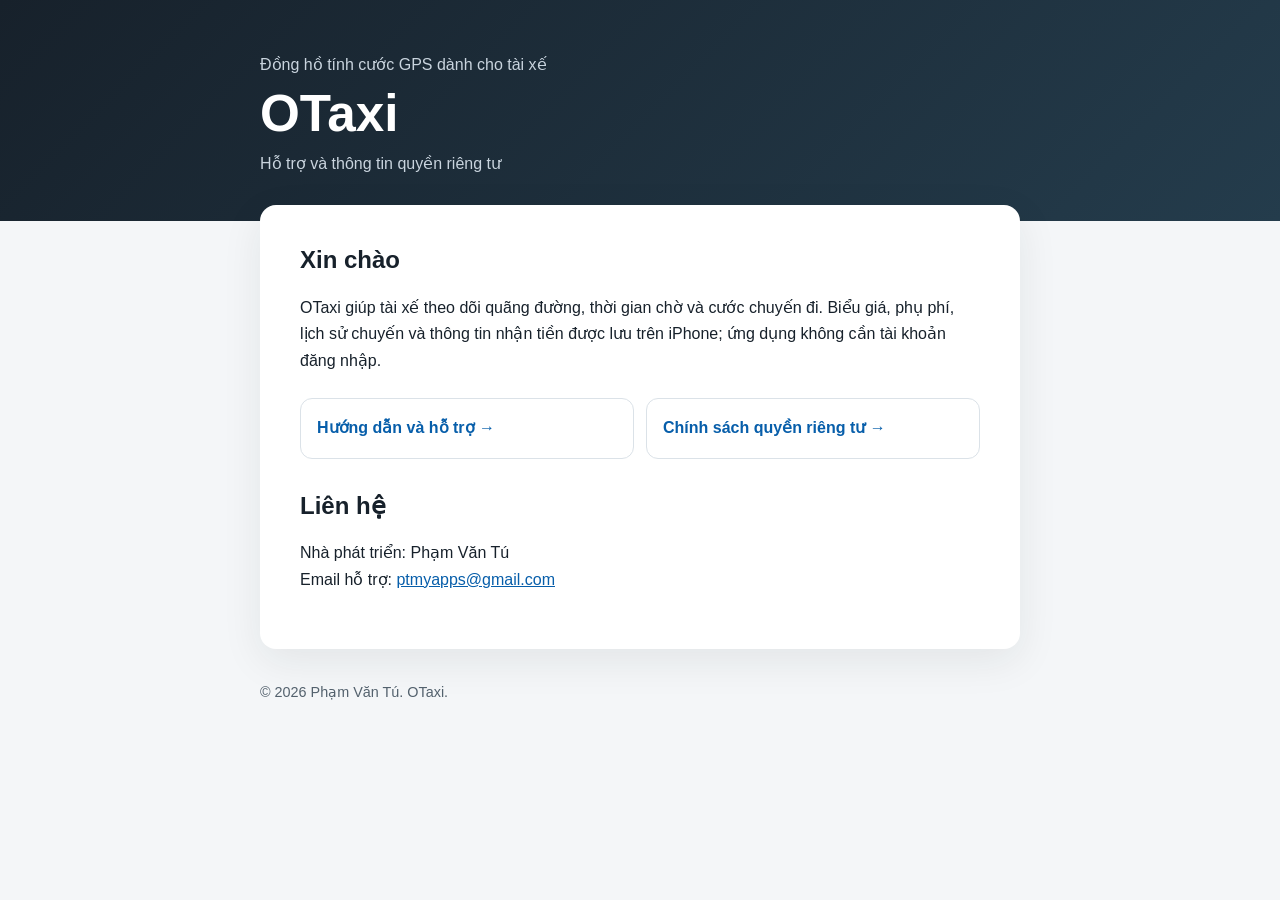
<file: index.html>
<!doctype html>
<html lang="vi">
<head>
  <meta charset="utf-8">
  <meta name="viewport" content="width=device-width, initial-scale=1">
  <meta name="description" content="Trang hỗ trợ và chính sách quyền riêng tư của ứng dụng OTaxi.">
  <title>OTaxi — Hỗ trợ</title>
  <link rel="stylesheet" href="style.css">
</head>
<body>
  <header>
    <div>
      <p>Đồng hồ tính cước GPS dành cho tài xế</p>
      <h1>OTaxi</h1>
      <p>Hỗ trợ và thông tin quyền riêng tư</p>
    </div>
  </header>
  <main>
    <h2>Xin chào</h2>
    <p>OTaxi giúp tài xế theo dõi quãng đường, thời gian chờ và cước chuyến đi. Biểu giá, phụ phí, lịch sử chuyến và thông tin nhận tiền được lưu trên iPhone; ứng dụng không cần tài khoản đăng nhập.</p>
    <div class="links">
      <a href="support.html">Hướng dẫn và hỗ trợ →</a>
      <a href="privacy.html">Chính sách quyền riêng tư →</a>
    </div>
    <h2>Liên hệ</h2>
    <p>Nhà phát triển: Phạm Văn Tú<br>Email hỗ trợ: <a href="mailto:ptmyapps@gmail.com">ptmyapps@gmail.com</a></p>
  </main>
  <footer>© 2026 Phạm Văn Tú. OTaxi.</footer>
</body>
</html>
</file>
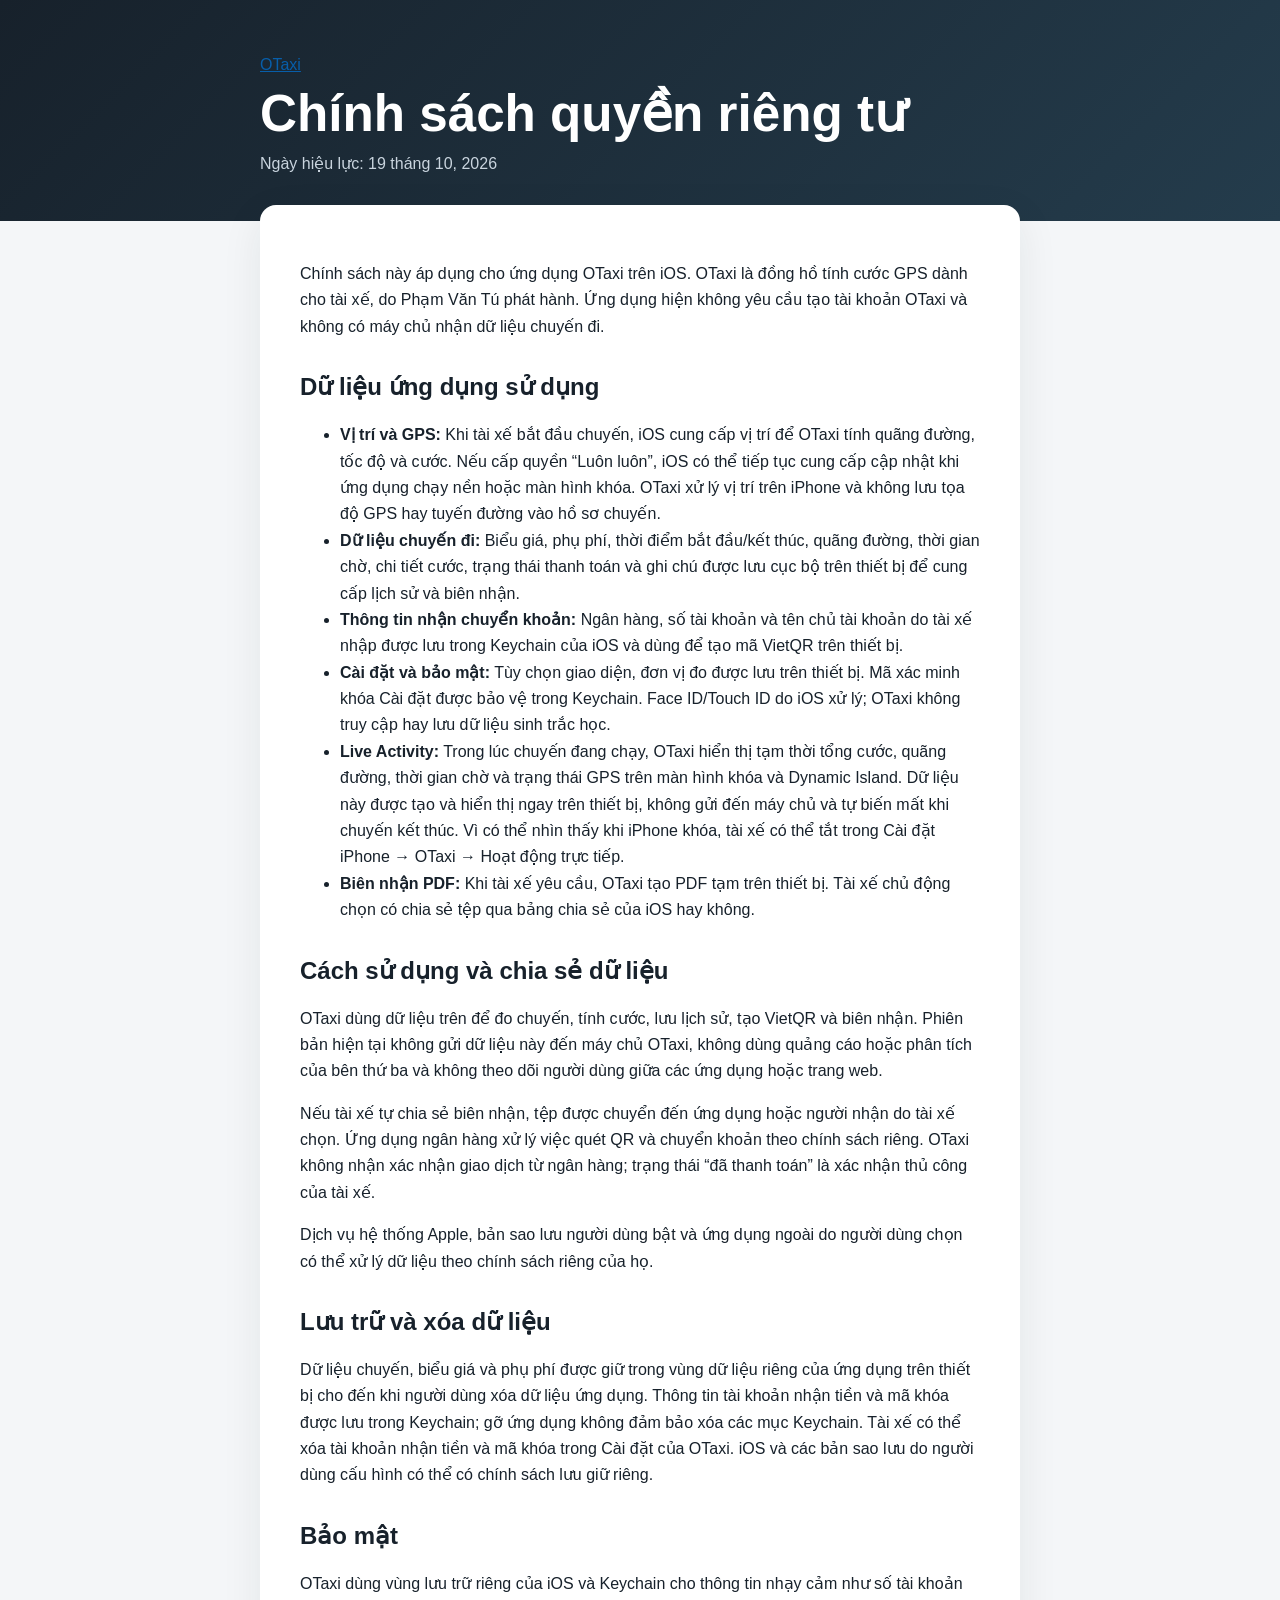
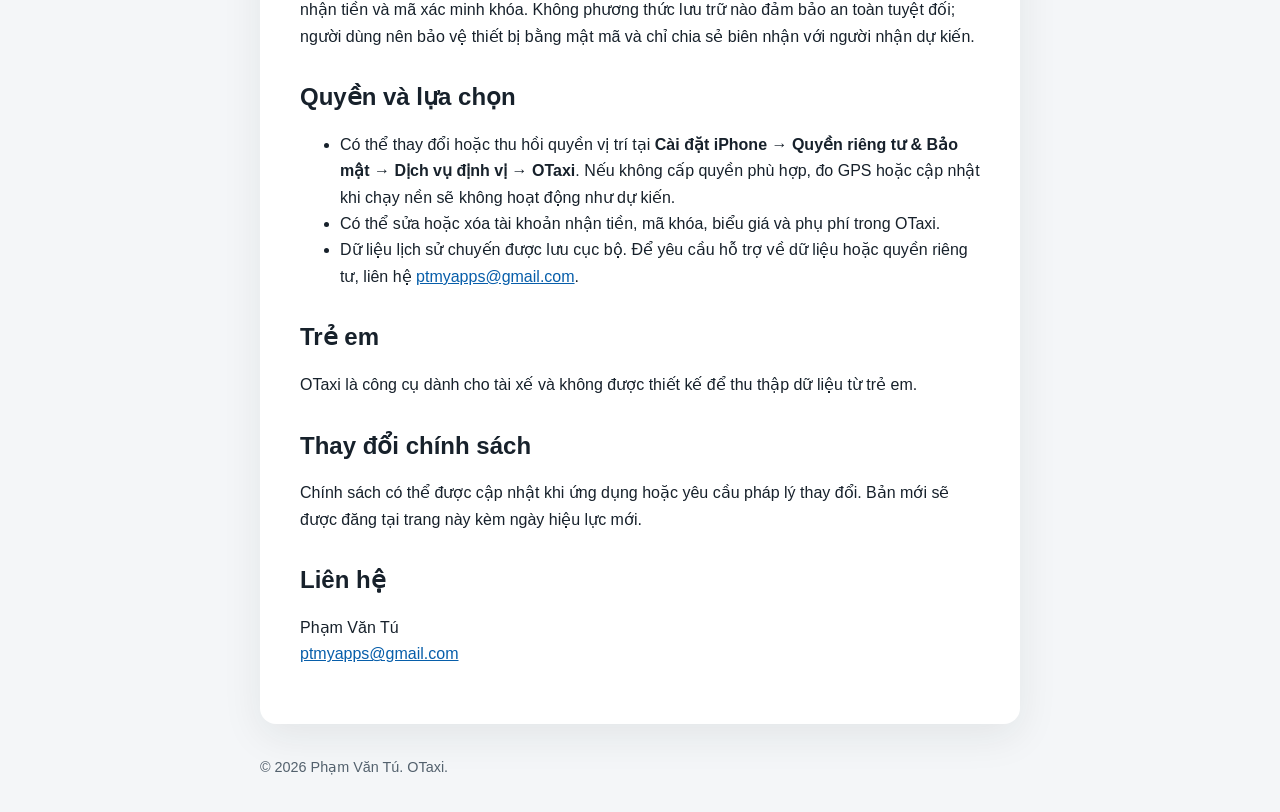
<file: privacy.html>
<!doctype html>
<html lang="vi">
<head>
  <meta charset="utf-8">
  <meta name="viewport" content="width=device-width, initial-scale=1">
  <meta name="description" content="Chính sách quyền riêng tư của ứng dụng OTaxi.">
  <title>Chính sách quyền riêng tư — OTaxi</title>
  <link rel="stylesheet" href="style.css">
</head>
<body>
  <header>
    <div>
      <p><a href="index.html">OTaxi</a></p>
      <h1>Chính sách quyền riêng tư</h1>
      <p>Ngày hiệu lực: 19 tháng 10, 2026</p>
    </div>
  </header>
  <main>
    <p>Chính sách này áp dụng cho ứng dụng OTaxi trên iOS. OTaxi là đồng hồ tính cước GPS dành cho tài xế, do Phạm Văn Tú phát hành. Ứng dụng hiện không yêu cầu tạo tài khoản OTaxi và không có máy chủ nhận dữ liệu chuyến đi.</p>

    <h2>Dữ liệu ứng dụng sử dụng</h2>
    <ul>
      <li><strong>Vị trí và GPS:</strong> Khi tài xế bắt đầu chuyến, iOS cung cấp vị trí để OTaxi tính quãng đường, tốc độ và cước. Nếu cấp quyền “Luôn luôn”, iOS có thể tiếp tục cung cấp cập nhật khi ứng dụng chạy nền hoặc màn hình khóa. OTaxi xử lý vị trí trên iPhone và không lưu tọa độ GPS hay tuyến đường vào hồ sơ chuyến.</li>
      <li><strong>Dữ liệu chuyến đi:</strong> Biểu giá, phụ phí, thời điểm bắt đầu/kết thúc, quãng đường, thời gian chờ, chi tiết cước, trạng thái thanh toán và ghi chú được lưu cục bộ trên thiết bị để cung cấp lịch sử và biên nhận.</li>
      <li><strong>Thông tin nhận chuyển khoản:</strong> Ngân hàng, số tài khoản và tên chủ tài khoản do tài xế nhập được lưu trong Keychain của iOS và dùng để tạo mã VietQR trên thiết bị.</li>
      <li><strong>Cài đặt và bảo mật:</strong> Tùy chọn giao diện, đơn vị đo được lưu trên thiết bị. Mã xác minh khóa Cài đặt được bảo vệ trong Keychain. Face ID/Touch ID do iOS xử lý; OTaxi không truy cập hay lưu dữ liệu sinh trắc học.</li>
      <li><strong>Live Activity:</strong> Trong lúc chuyến đang chạy, OTaxi hiển thị tạm thời tổng cước, quãng đường, thời gian chờ và trạng thái GPS trên màn hình khóa và Dynamic Island. Dữ liệu này được tạo và hiển thị ngay trên thiết bị, không gửi đến máy chủ và tự biến mất khi chuyến kết thúc. Vì có thể nhìn thấy khi iPhone khóa, tài xế có thể tắt trong Cài đặt iPhone → OTaxi → Hoạt động trực tiếp.</li>
      <li><strong>Biên nhận PDF:</strong> Khi tài xế yêu cầu, OTaxi tạo PDF tạm trên thiết bị. Tài xế chủ động chọn có chia sẻ tệp qua bảng chia sẻ của iOS hay không.</li>
    </ul>

    <h2>Cách sử dụng và chia sẻ dữ liệu</h2>
    <p>OTaxi dùng dữ liệu trên để đo chuyến, tính cước, lưu lịch sử, tạo VietQR và biên nhận. Phiên bản hiện tại không gửi dữ liệu này đến máy chủ OTaxi, không dùng quảng cáo hoặc phân tích của bên thứ ba và không theo dõi người dùng giữa các ứng dụng hoặc trang web.</p>
    <p>Nếu tài xế tự chia sẻ biên nhận, tệp được chuyển đến ứng dụng hoặc người nhận do tài xế chọn. Ứng dụng ngân hàng xử lý việc quét QR và chuyển khoản theo chính sách riêng. OTaxi không nhận xác nhận giao dịch từ ngân hàng; trạng thái “đã thanh toán” là xác nhận thủ công của tài xế.</p>
    <p>Dịch vụ hệ thống Apple, bản sao lưu người dùng bật và ứng dụng ngoài do người dùng chọn có thể xử lý dữ liệu theo chính sách riêng của họ.</p>

    <h2>Lưu trữ và xóa dữ liệu</h2>
    <p>Dữ liệu chuyến, biểu giá và phụ phí được giữ trong vùng dữ liệu riêng của ứng dụng trên thiết bị cho đến khi người dùng xóa dữ liệu ứng dụng. Thông tin tài khoản nhận tiền và mã khóa được lưu trong Keychain; gỡ ứng dụng không đảm bảo xóa các mục Keychain. Tài xế có thể xóa tài khoản nhận tiền và mã khóa trong Cài đặt của OTaxi. iOS và các bản sao lưu do người dùng cấu hình có thể có chính sách lưu giữ riêng.</p>

    <h2>Bảo mật</h2>
    <p>OTaxi dùng vùng lưu trữ riêng của iOS và Keychain cho thông tin nhạy cảm như số tài khoản nhận tiền và mã xác minh khóa. Không phương thức lưu trữ nào đảm bảo an toàn tuyệt đối; người dùng nên bảo vệ thiết bị bằng mật mã và chỉ chia sẻ biên nhận với người nhận dự kiến.</p>

    <h2>Quyền và lựa chọn</h2>
    <ul>
      <li>Có thể thay đổi hoặc thu hồi quyền vị trí tại <strong>Cài đặt iPhone → Quyền riêng tư &amp; Bảo mật → Dịch vụ định vị → OTaxi</strong>. Nếu không cấp quyền phù hợp, đo GPS hoặc cập nhật khi chạy nền sẽ không hoạt động như dự kiến.</li>
      <li>Có thể sửa hoặc xóa tài khoản nhận tiền, mã khóa, biểu giá và phụ phí trong OTaxi.</li>
      <li>Dữ liệu lịch sử chuyến được lưu cục bộ. Để yêu cầu hỗ trợ về dữ liệu hoặc quyền riêng tư, liên hệ <a href="mailto:ptmyapps@gmail.com">ptmyapps@gmail.com</a>.</li>
    </ul>

    <h2>Trẻ em</h2>
    <p>OTaxi là công cụ dành cho tài xế và không được thiết kế để thu thập dữ liệu từ trẻ em.</p>

    <h2>Thay đổi chính sách</h2>
    <p>Chính sách có thể được cập nhật khi ứng dụng hoặc yêu cầu pháp lý thay đổi. Bản mới sẽ được đăng tại trang này kèm ngày hiệu lực mới.</p>

    <h2>Liên hệ</h2>
    <p>Phạm Văn Tú<br><a href="mailto:ptmyapps@gmail.com">ptmyapps@gmail.com</a></p>
  </main>
  <footer>© 2026 Phạm Văn Tú. OTaxi.</footer>
</body>
</html>
</file>
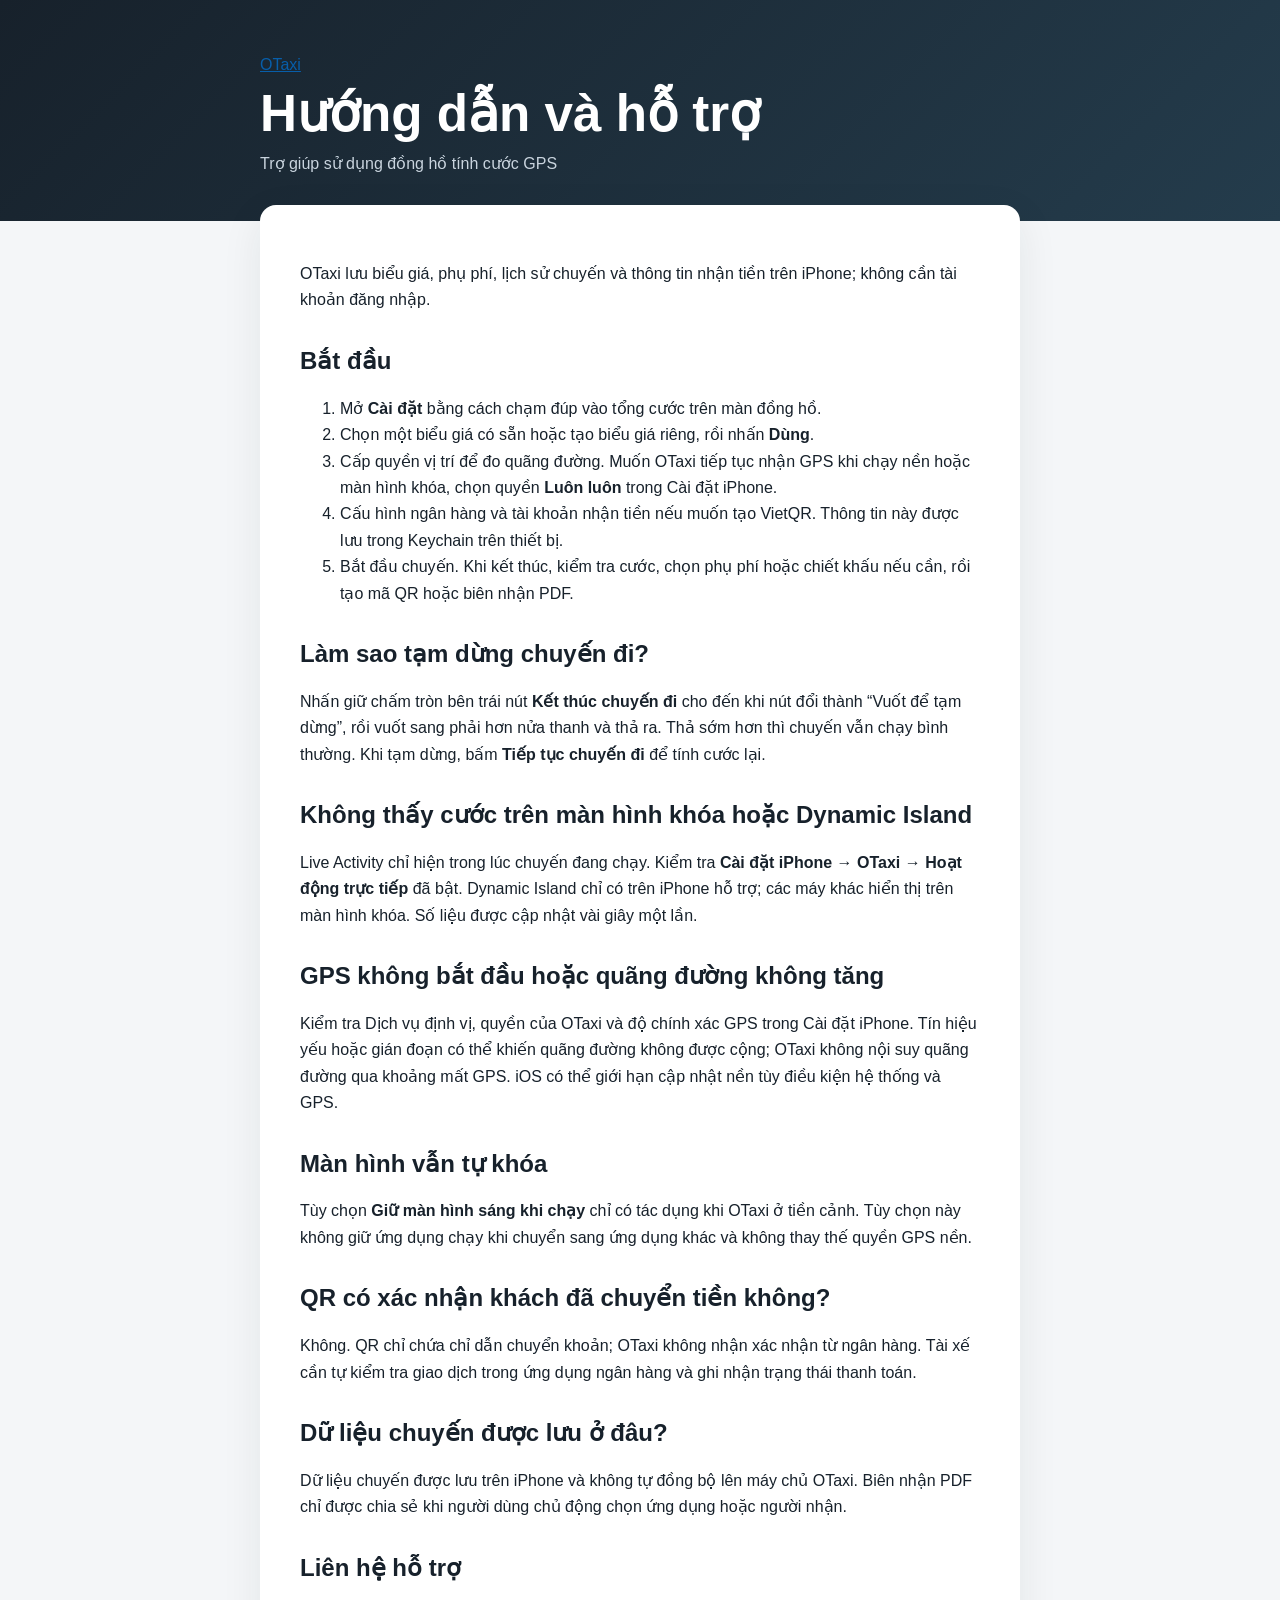
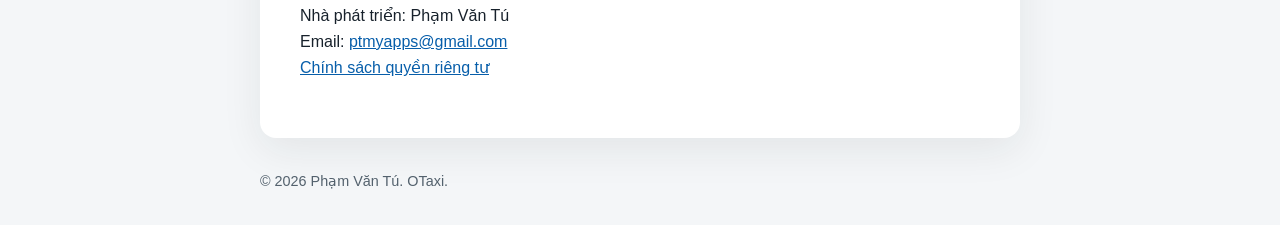
<file: support.html>
<!doctype html>
<html lang="vi">
<head>
  <meta charset="utf-8">
  <meta name="viewport" content="width=device-width, initial-scale=1">
  <meta name="description" content="Hướng dẫn sử dụng và liên hệ hỗ trợ OTaxi.">
  <title>Hỗ trợ — OTaxi</title>
  <link rel="stylesheet" href="style.css">
</head>
<body>
  <header>
    <div>
      <p><a href="index.html">OTaxi</a></p>
      <h1>Hướng dẫn và hỗ trợ</h1>
      <p>Trợ giúp sử dụng đồng hồ tính cước GPS</p>
    </div>
  </header>
  <main>
    <p>OTaxi lưu biểu giá, phụ phí, lịch sử chuyến và thông tin nhận tiền trên iPhone; không cần tài khoản đăng nhập.</p>

    <h2>Bắt đầu</h2>
    <ol>
      <li>Mở <strong>Cài đặt</strong> bằng cách chạm đúp vào tổng cước trên màn đồng hồ.</li>
      <li>Chọn một biểu giá có sẵn hoặc tạo biểu giá riêng, rồi nhấn <strong>Dùng</strong>.</li>
      <li>Cấp quyền vị trí để đo quãng đường. Muốn OTaxi tiếp tục nhận GPS khi chạy nền hoặc màn hình khóa, chọn quyền <strong>Luôn luôn</strong> trong Cài đặt iPhone.</li>
      <li>Cấu hình ngân hàng và tài khoản nhận tiền nếu muốn tạo VietQR. Thông tin này được lưu trong Keychain trên thiết bị.</li>
      <li>Bắt đầu chuyến. Khi kết thúc, kiểm tra cước, chọn phụ phí hoặc chiết khấu nếu cần, rồi tạo mã QR hoặc biên nhận PDF.</li>
    </ol>

    <h2>Làm sao tạm dừng chuyến đi?</h2>
    <p>Nhấn giữ chấm tròn bên trái nút <strong>Kết thúc chuyến đi</strong> cho đến khi nút đổi thành “Vuốt để tạm dừng”, rồi vuốt sang phải hơn nửa thanh và thả ra. Thả sớm hơn thì chuyến vẫn chạy bình thường. Khi tạm dừng, bấm <strong>Tiếp tục chuyến đi</strong> để tính cước lại.</p>

    <h2>Không thấy cước trên màn hình khóa hoặc Dynamic Island</h2>
    <p>Live Activity chỉ hiện trong lúc chuyến đang chạy. Kiểm tra <strong>Cài đặt iPhone → OTaxi → Hoạt động trực tiếp</strong> đã bật. Dynamic Island chỉ có trên iPhone hỗ trợ; các máy khác hiển thị trên màn hình khóa. Số liệu được cập nhật vài giây một lần.</p>

    <h2>GPS không bắt đầu hoặc quãng đường không tăng</h2>
    <p>Kiểm tra Dịch vụ định vị, quyền của OTaxi và độ chính xác GPS trong Cài đặt iPhone. Tín hiệu yếu hoặc gián đoạn có thể khiến quãng đường không được cộng; OTaxi không nội suy quãng đường qua khoảng mất GPS. iOS có thể giới hạn cập nhật nền tùy điều kiện hệ thống và GPS.</p>

    <h2>Màn hình vẫn tự khóa</h2>
    <p>Tùy chọn <strong>Giữ màn hình sáng khi chạy</strong> chỉ có tác dụng khi OTaxi ở tiền cảnh. Tùy chọn này không giữ ứng dụng chạy khi chuyển sang ứng dụng khác và không thay thế quyền GPS nền.</p>

    <h2>QR có xác nhận khách đã chuyển tiền không?</h2>
    <p>Không. QR chỉ chứa chỉ dẫn chuyển khoản; OTaxi không nhận xác nhận từ ngân hàng. Tài xế cần tự kiểm tra giao dịch trong ứng dụng ngân hàng và ghi nhận trạng thái thanh toán.</p>

    <h2>Dữ liệu chuyến được lưu ở đâu?</h2>
    <p>Dữ liệu chuyến được lưu trên iPhone và không tự đồng bộ lên máy chủ OTaxi. Biên nhận PDF chỉ được chia sẻ khi người dùng chủ động chọn ứng dụng hoặc người nhận.</p>

    <h2>Liên hệ hỗ trợ</h2>
    <p>Nhà phát triển: Phạm Văn Tú<br>Email: <a href="mailto:ptmyapps@gmail.com">ptmyapps@gmail.com</a><br><a href="privacy.html">Chính sách quyền riêng tư</a></p>
  </main>
  <footer>© 2026 Phạm Văn Tú. OTaxi.</footer>
</body>
</html>
</file>
<file: style.css>
:root {
  color-scheme: light;
  font-family: -apple-system, BlinkMacSystemFont, "Segoe UI", sans-serif;
  color: #17212b;
  background: #f4f6f8;
}

* {
  box-sizing: border-box;
}

body {
  margin: 0;
  line-height: 1.65;
}

header {
  padding: 3rem 1.25rem 2.5rem;
  color: white;
  background: linear-gradient(135deg, #17212b, #243c4c);
}

header div,
main,
footer {
  width: min(100% - 2rem, 760px);
  margin: 0 auto;
}

header p {
  margin: 0.25rem 0;
  color: #c9d4de;
}

header h1 {
  margin: 0.5rem 0;
  font-size: clamp(2rem, 8vw, 3.2rem);
  line-height: 1.1;
}

main {
  margin-top: -1rem;
  margin-bottom: 2rem;
  padding: clamp(1.25rem, 5vw, 2.5rem);
  border-radius: 1rem;
  background: white;
  box-shadow: 0 0.75rem 2.5rem #17212b14;
}

h2 {
  margin-top: 2rem;
  line-height: 1.25;
}

h2:first-child {
  margin-top: 0;
}

a {
  color: #075eaa;
  overflow-wrap: anywhere;
}

.links {
  display: grid;
  gap: 0.75rem;
  grid-template-columns: repeat(auto-fit, minmax(12rem, 1fr));
  margin-top: 1.5rem;
}

.links a {
  display: block;
  padding: 1rem;
  border: 1px solid #dbe2e8;
  border-radius: 0.75rem;
  font-weight: 650;
  text-decoration: none;
}

.links a:hover {
  background: #f4f8fb;
}

footer {
  padding: 0 0 2rem;
  color: #53616d;
  font-size: 0.9rem;
}
</file>
